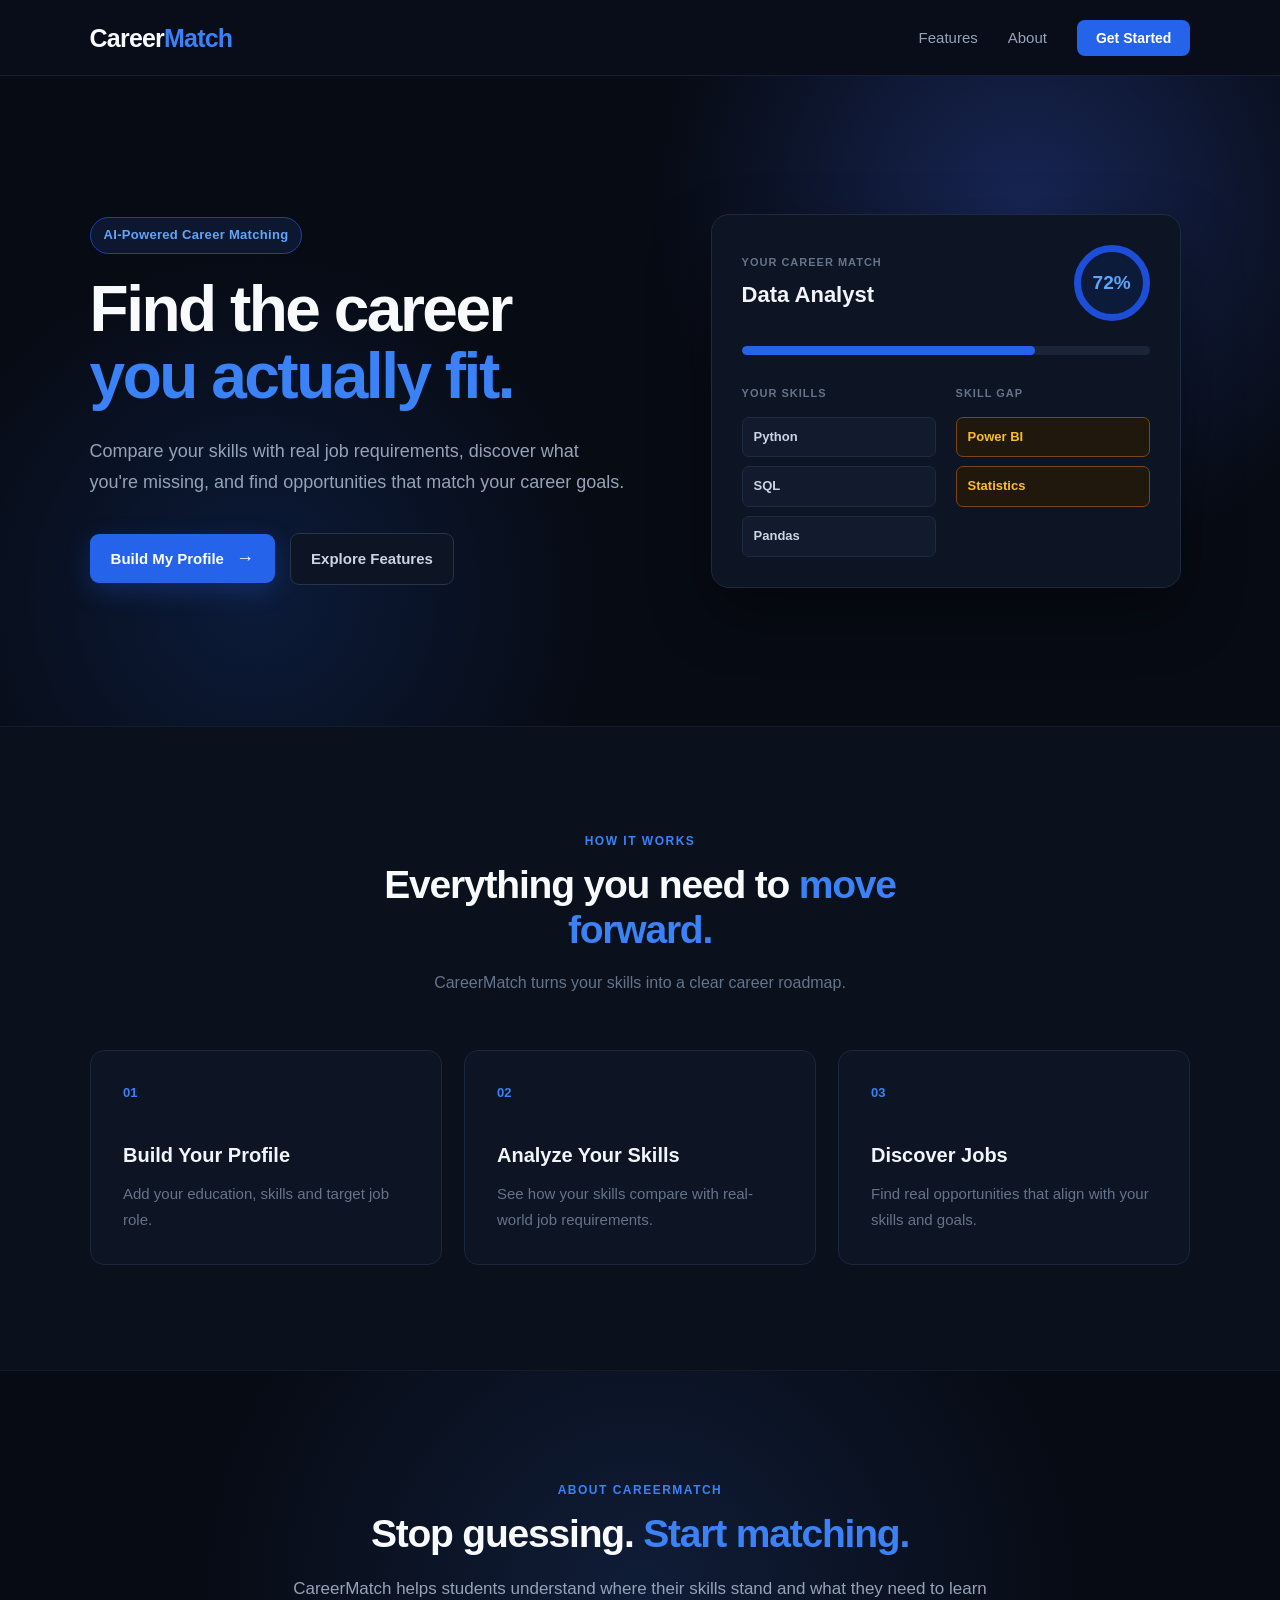
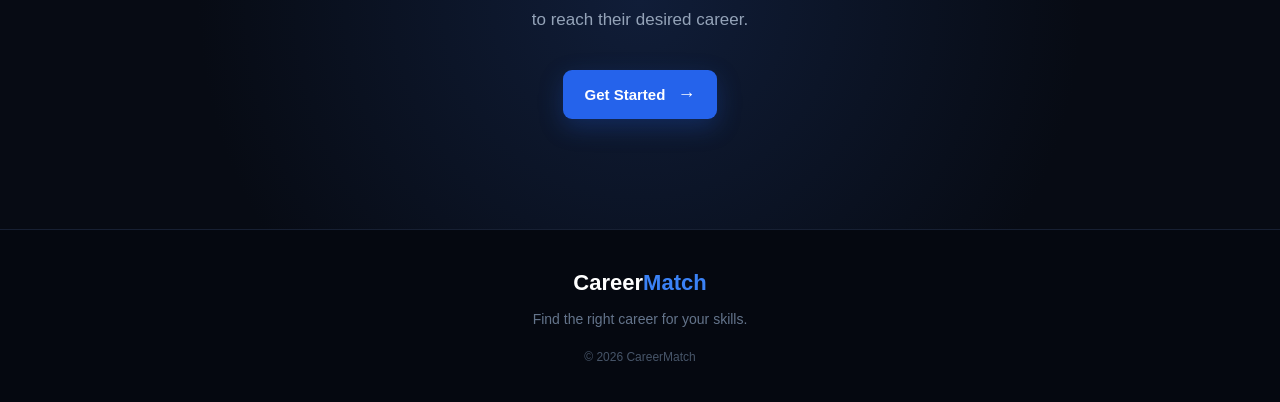
<file: frontend/index.html>
<!DOCTYPE html>
<html lang="en">

<head>
    <meta charset="UTF-8">
    <meta name="viewport" content="width=device-width, initial-scale=1.0">

    <title>CareerMatch</title>

    <link rel="stylesheet" href="style.css">
</head>

<body>

    <header class="navbar">

        <a href="index.html" class="logo">
            Career<span>Match</span>
        </a>

        <nav>
            <a href="#features">Features</a>
            <a href="#about">About</a>

            <button
                class="nav-button"
                onclick="startProfile()"
            >
                Get Started
            </button>
        </nav>

    </header>

    <main>

        <!-- HERO -->

        <section class="hero">

            <div class="hero-content">

                <div class="hero-badge">
                    AI-Powered Career Matching
                </div>

                <h1>
                    Find the career
                    <span>you actually fit.</span>
                </h1>

                <p>
                    Compare your skills with real job requirements,
                    discover what you're missing, and find opportunities
                    that match your career goals.
                </p>

                <div class="hero-buttons">

                    <button
                        class="primary-button"
                        onclick="startProfile()"
                    >
                        Build My Profile
                        <span>→</span>
                    </button>

                    <a
                        href="#features"
                        class="secondary-button"
                    >
                        Explore Features
                    </a>

                </div>

            </div>


            <div class="hero-visual">

                <div class="dashboard-card">

                    <div class="dashboard-header">

                        <div>
                            <p class="small-label">
                                YOUR CAREER MATCH
                            </p>

                            <h3>
                                Data Analyst
                            </h3>
                        </div>

                        <div class="match-circle">
                            72%
                        </div>

                    </div>


                    <div class="progress-bar">

                        <div class="progress-fill"></div>

                    </div>


                    <div class="dashboard-skills">

                        <div class="skill-column">

                            <p class="small-label">
                                YOUR SKILLS
                            </p>

                            <span>Python</span>
                            <span>SQL</span>
                            <span>Pandas</span>

                        </div>


                        <div class="skill-column">

                            <p class="small-label">
                                SKILL GAP
                            </p>

                            <span class="gap-skill">
                                Power BI
                            </span>

                            <span class="gap-skill">
                                Statistics
                            </span>

                        </div>

                    </div>

                </div>

            </div>

        </section>


        <!-- FEATURES -->

        <section
            class="features"
            id="features"
        >

            <div class="section-heading">

                <p class="section-label">
                    HOW IT WORKS
                </p>

                <h2>
                    Everything you need to
                    <span>move forward.</span>
                </h2>

                <p>
                    CareerMatch turns your skills into a clear
                    career roadmap.
                </p>

            </div>


            <div class="feature-container">

                <div class="feature-card">

                    <div class="feature-number">
                        01
                    </div>

                    <h3>
                        Build Your Profile
                    </h3>

                    <p>
                        Add your education, skills and
                        target job role.
                    </p>

                </div>


                <div class="feature-card">

                    <div class="feature-number">
                        02
                    </div>

                    <h3>
                        Analyze Your Skills
                    </h3>

                    <p>
                        See how your skills compare with
                        real-world job requirements.
                    </p>

                </div>


                <div class="feature-card">

                    <div class="feature-number">
                        03
                    </div>

                    <h3>
                        Discover Jobs
                    </h3>

                    <p>
                        Find real opportunities that align
                        with your skills and goals.
                    </p>

                </div>

            </div>

        </section>


        <!-- ABOUT -->

        <section
            class="about"
            id="about"
        >

            <div class="about-content">

                <p class="section-label">
                    ABOUT CAREERMATCH
                </p>

                <h2>
                    Stop guessing.
                    <span>Start matching.</span>
                </h2>

                <p>
                    CareerMatch helps students understand where
                    their skills stand and what they need to learn
                    to reach their desired career.
                </p>

                <button
                    class="primary-button"
                    onclick="startProfile()"
                >
                    Get Started
                    <span>→</span>
                </button>

            </div>

        </section>

    </main>


    <footer>

        <div class="footer-logo">
            Career<span>Match</span>
        </div>

        <p>
            Find the right career for your skills.
        </p>

        <p class="copyright">
            © 2026 CareerMatch
        </p>

    </footer>


    <script src="script.js"></script>

</body>

</html>
</file>
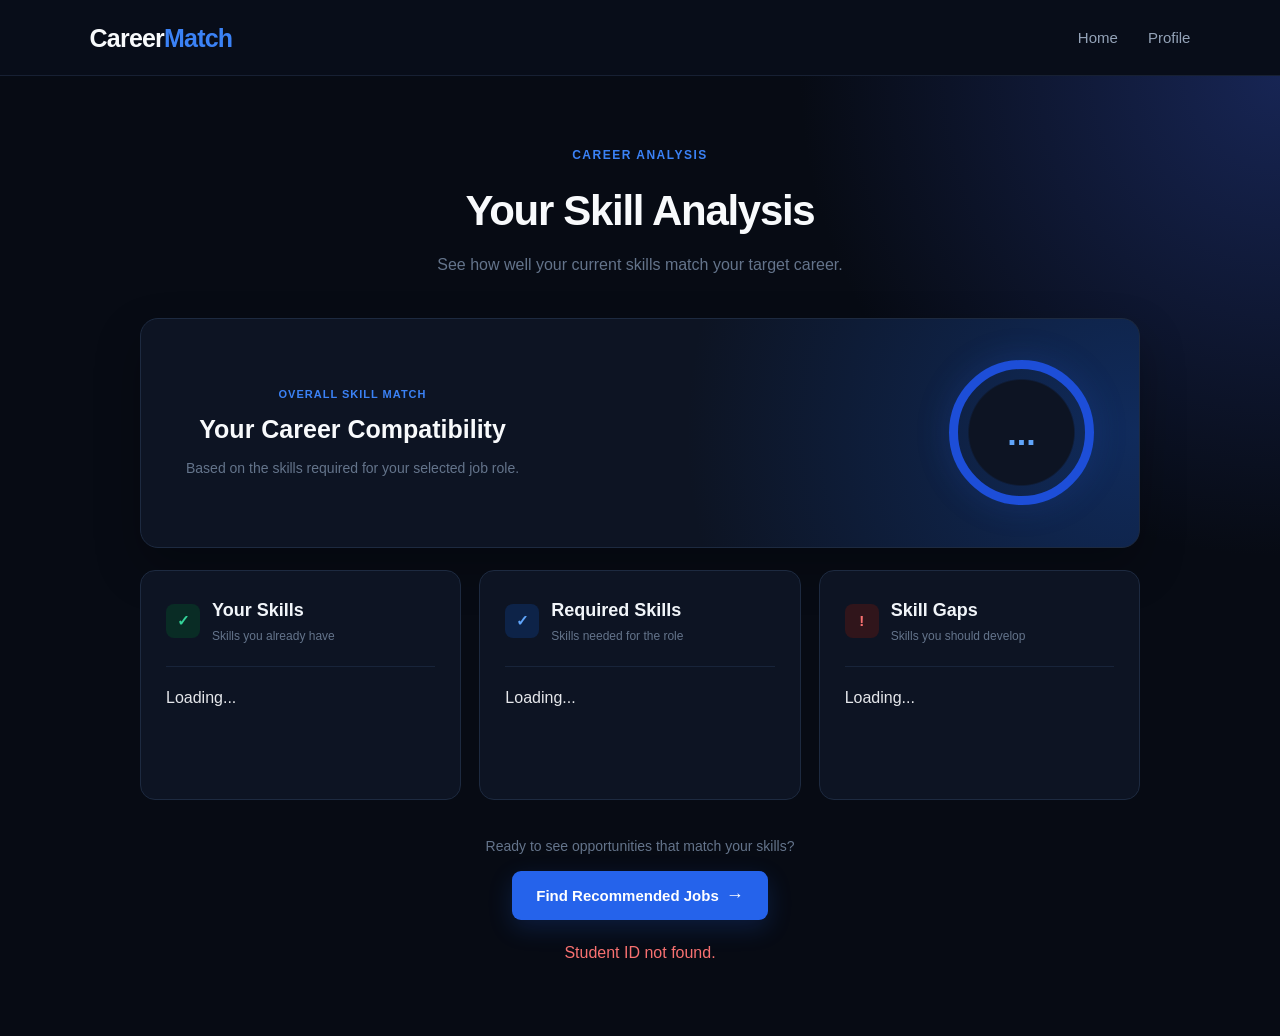
<file: frontend/analysis.html>
<!DOCTYPE html>
<html lang="en">

<head>

    <meta charset="UTF-8">
    <meta name="viewport" content="width=device-width, initial-scale=1.0">

    <title>Skill Analysis - CareerMatch</title>

    <link rel="stylesheet" href="style.css">

</head>


<body>


    <!-- NAVBAR -->

    <header class="navbar">

        <a href="index.html" class="logo">
            Career<span>Match</span>
        </a>

        <nav>

            <a href="index.html">
                Home
            </a>

            <a href="profile.html">
                Profile
            </a>

        </nav>

    </header>



    <!-- ANALYSIS -->

    <main>

        <section class="analysis-section">

            <div class="analysis-container">


                <div class="analysis-heading">

                    <p class="section-label">
                        CAREER ANALYSIS
                    </p>

                    <h1>
                        Your Skill Analysis
                    </h1>

                    <p class="analysis-subtitle">
                        See how well your current skills match
                        your target career.
                    </p>

                </div>



                <!-- MATCH SCORE -->

                <div class="match-card">

                    <div class="match-info">

                        <p class="small-label">
                            OVERALL SKILL MATCH
                        </p>

                        <h2>
                            Your Career Compatibility
                        </h2>

                        <p>
                            Based on the skills required for your
                            selected job role.
                        </p>

                    </div>


                    <div class="match-score">

                        <div class="score-circle">

                            <span id="matchPercentage">
                                ...
                            </span>

                        </div>

                    </div>

                </div>



                <!-- SKILLS -->

                <div class="skills-section">


                    <!-- CURRENT -->

                    <div class="skill-card">

                        <div class="skill-card-header">

                            <div class="skill-icon current-icon">
                                ✓
                            </div>

                            <div>

                                <h2>
                                    Your Skills
                                </h2>

                                <p>
                                    Skills you already have
                                </p>

                            </div>

                        </div>


                        <div id="currentSkills">
                            Loading...
                        </div>

                    </div>



                    <!-- REQUIRED -->

                    <div class="skill-card">

                        <div class="skill-card-header">

                            <div class="skill-icon required-icon">
                                ✓
                            </div>

                            <div>

                                <h2>
                                    Required Skills
                                </h2>

                                <p>
                                    Skills needed for the role
                                </p>

                            </div>

                        </div>


                        <div id="requiredSkills">
                            Loading...
                        </div>

                    </div>



                    <!-- MISSING -->

                    <div class="skill-card missing-card">

                        <div class="skill-card-header">

                            <div class="skill-icon missing-icon">
                                !
                            </div>

                            <div>

                                <h2>
                                    Skill Gaps
                                </h2>

                                <p>
                                    Skills you should develop
                                </p>

                            </div>

                        </div>


                        <div id="missingSkills">
                            Loading...
                        </div>

                    </div>


                </div>



                <!-- JOB BUTTON -->

                <div class="jobs-button-container">

                    <p>
                        Ready to see opportunities that match your skills?
                    </p>

                    <button
                        class="jobs-button"
                        onclick="goToJobs()"
                    >
                        Find Recommended Jobs
                        <span>→</span>
                    </button>

                </div>


                <div id="analysisMessage"></div>


            </div>

        </section>

    </main>



    <script src="script.js"></script>

</body>

</html>
</file>
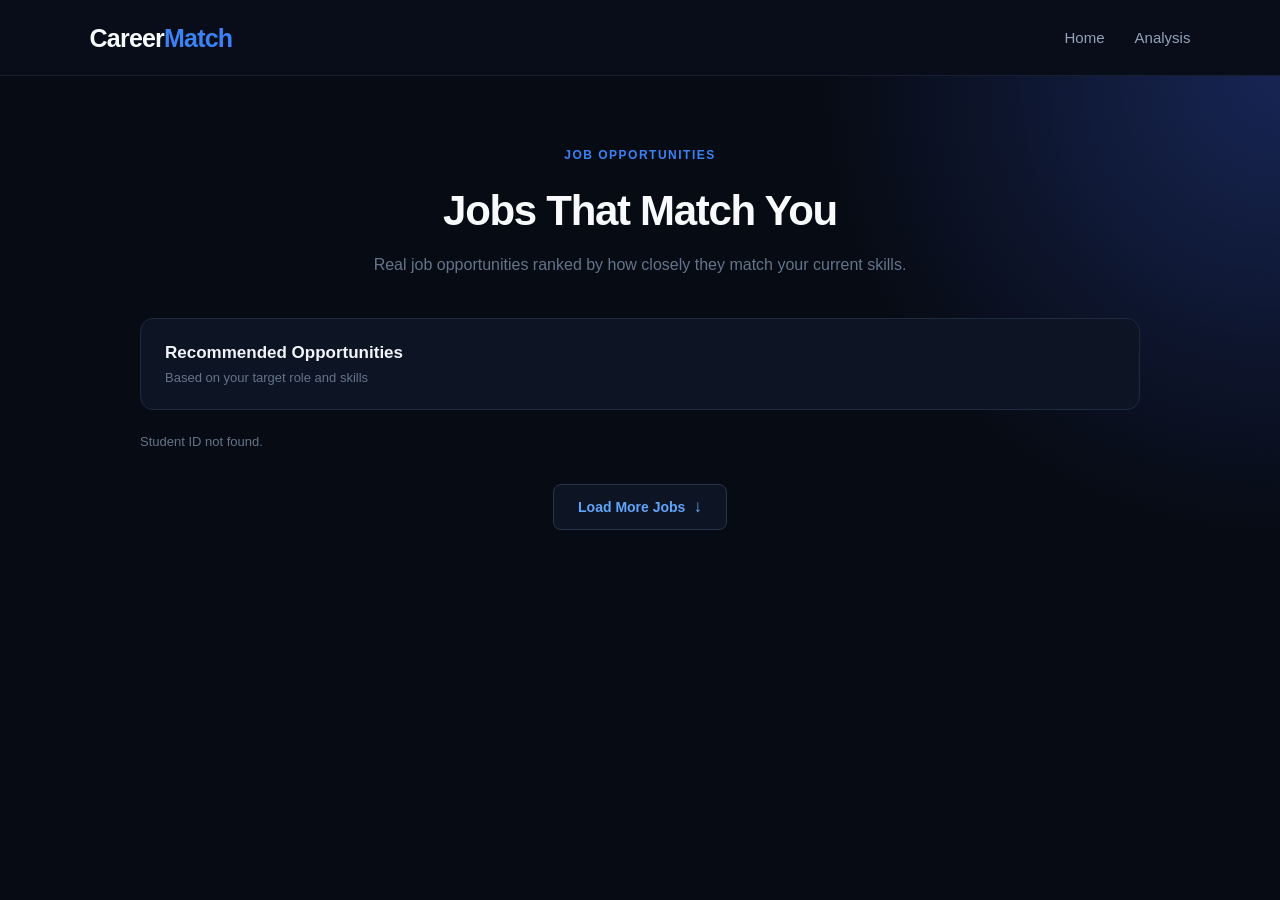
<file: frontend/jobs.html>
<!DOCTYPE html>
<html lang="en">

<head>

    <meta charset="UTF-8">
    <meta name="viewport" content="width=device-width, initial-scale=1.0">

    <title>Recommended Jobs - CareerMatch</title>

    <link rel="stylesheet" href="style.css">

</head>


<body>


    <!-- NAVBAR -->

    <header class="navbar">

        <a href="index.html" class="logo">
            Career<span>Match</span>
        </a>

        <nav>

            <a href="index.html">
                Home
            </a>

            <a href="#" id="analysisLink">
                Analysis
            </a>

        </nav>

    </header>



    <!-- JOBS -->

    <main>

        <section class="jobs-section">

            <div class="jobs-container">


                <div class="jobs-heading">

                    <p class="section-label">
                        JOB OPPORTUNITIES
                    </p>

                    <h1>
                        Jobs That Match You
                    </h1>

                    <p class="jobs-subtitle">
                        Real job opportunities ranked by how closely
                        they match your current skills.
                    </p>

                </div>



                <!-- JOB STATUS -->

                <div class="jobs-topbar">

                    <div>

                        <h2>
                            Recommended Opportunities
                        </h2>

                        <p>
                            Based on your target role and skills
                        </p>

                    </div>

                </div>



                <div id="jobsMessage">
                    Loading jobs...
                </div>



                <!-- JOBS -->

                <div id="jobsContainer"></div>



                <!-- REFRESH -->

                <div class="refresh-container">

                    <button
                        id="refreshButton"
                        class="refresh-button"
                        onclick="refreshJobs()"
                    >
                        Load More Jobs
                        <span>↓</span>
                    </button>

                </div>


            </div>

        </section>

    </main>



    <script src="script.js"></script>

</body>

</html>
</file>
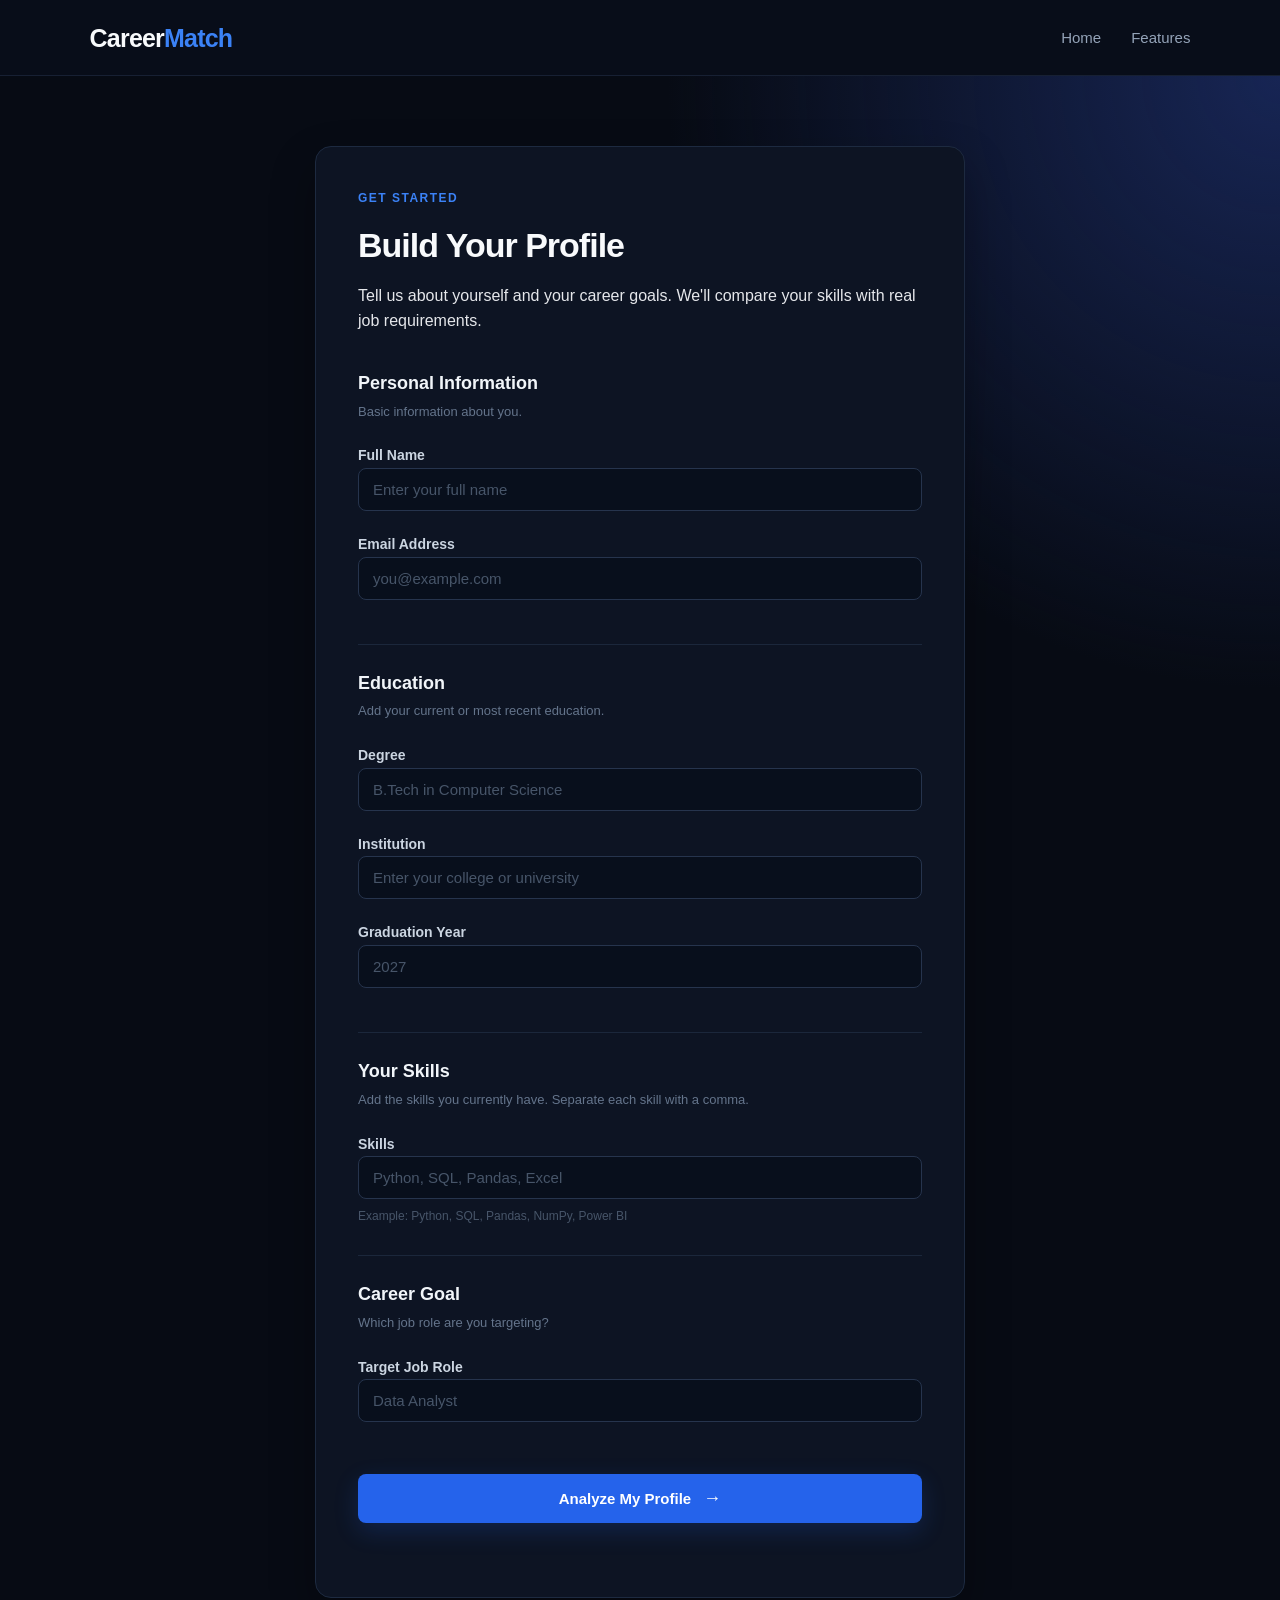
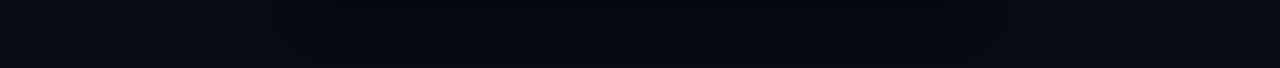
<file: frontend/profile.html>
<!DOCTYPE html>
<html lang="en">

<head>

    <meta charset="UTF-8">
    <meta name="viewport" content="width=device-width, initial-scale=1.0">

    <title>Create Profile - CareerMatch</title>

    <link rel="stylesheet" href="style.css">

</head>


<body>


    <!-- NAVBAR -->

    <header class="navbar">

        <a href="index.html" class="logo">
            Career<span>Match</span>
        </a>

        <nav>

            <a href="index.html">
                Home
            </a>

            <a href="index.html#features">
                Features
            </a>

        </nav>

    </header>



    <!-- PROFILE -->

    <main>

        <section class="profile-section">


            <div class="profile-container">


                <div class="profile-heading">

                    <p class="section-label">
                        GET STARTED
                    </p>

                    <h1>
                        Build Your Profile
                    </h1>

                    <p>
                        Tell us about yourself and your career goals.
                        We'll compare your skills with real job requirements.
                    </p>

                </div>



                <form id="profileForm">


                    <!-- PERSONAL INFORMATION -->

                    <div class="form-section">

                        <h2>
                            Personal Information
                        </h2>

                        <p>
                            Basic information about you.
                        </p>


                        <label for="name">
                            Full Name
                        </label>

                        <input
                            type="text"
                            id="name"
                            placeholder="Enter your full name"
                            required
                        >


                        <label for="email">
                            Email Address
                        </label>

                        <input
                            type="email"
                            id="email"
                            placeholder="you@example.com"
                            required
                        >

                    </div>



                    <!-- EDUCATION -->

                    <div class="form-section">

                        <h2>
                            Education
                        </h2>

                        <p>
                            Add your current or most recent education.
                        </p>


                        <label for="degree">
                            Degree
                        </label>

                        <input
                            type="text"
                            id="degree"
                            placeholder="B.Tech in Computer Science"
                            required
                        >


                        <label for="institution">
                            Institution
                        </label>

                        <input
                            type="text"
                            id="institution"
                            placeholder="Enter your college or university"
                            required
                        >


                        <label for="graduation_year">
                            Graduation Year
                        </label>

                        <input
                            type="number"
                            id="graduation_year"
                            placeholder="2027"
                            min="1900"
                            max="2100"
                            required
                        >

                    </div>



                    <!-- SKILLS -->

                    <div class="form-section">

                        <h2>
                            Your Skills
                        </h2>

                        <p>
                            Add the skills you currently have.
                            Separate each skill with a comma.
                        </p>


                        <label for="skills">
                            Skills
                        </label>

                        <input
                            type="text"
                            id="skills"
                            placeholder="Python, SQL, Pandas, Excel"
                        >


                        <div class="input-hint">
                            Example: Python, SQL, Pandas, NumPy, Power BI
                        </div>

                    </div>



                    <!-- CAREER GOAL -->

                    <div class="form-section">

                        <h2>
                            Career Goal
                        </h2>

                        <p>
                            Which job role are you targeting?
                        </p>


                        <label for="target_job_role">
                            Target Job Role
                        </label>

                        <input
                            type="text"
                            id="target_job_role"
                            placeholder="Data Analyst"
                            required
                        >

                    </div>



                    <!-- SUBMIT -->

<button
    type="submit"
    class="profile-submit"
    onclick="submitProfile(event)"
>
    Analyze My Profile
    <span>→</span>
</button>
                </form>


                <p id="message"></p>


            </div>

        </section>

    </main>


    <script src="script.js"></script>

</body>

</html>
</file>
<file: frontend/style.css>
/* =========================
   RESET
   ========================= */

* {
    margin: 0;
    padding: 0;
    box-sizing: border-box;
}

html {
    scroll-behavior: smooth;
}

body {
    font-family: Inter, Arial, sans-serif;
    color: #e5e7eb;
    background: #070b14;
    line-height: 1.6;
}

button,
input {
    font-family: inherit;
}

button {
    cursor: pointer;
}

a {
    text-decoration: none;
}


/* =========================
   NAVBAR
   ========================= */

.navbar {
    height: 76px;
    padding: 0 7%;

    display: flex;
    align-items: center;
    justify-content: space-between;

    background: #080d19;
    border-bottom: 1px solid #172033;

    position: sticky;
    top: 0;
    z-index: 100;
}

.logo {
    color: #f8fafc;
    font-size: 25px;
    font-weight: 800;
    letter-spacing: -0.8px;
}

.logo span {
    color: #3b82f6;
}

.navbar nav {
    display: flex;
    align-items: center;
    gap: 30px;
}

.navbar nav a {
    color: #94a3b8;
    font-size: 15px;
    font-weight: 500;
    transition: 0.2s;
}

.navbar nav a:hover {
    color: #60a5fa;
}

.nav-button {
    border: none;
    padding: 10px 19px;

    border-radius: 8px;

    background: #2563eb;
    color: white;

    font-size: 14px;
    font-weight: 600;

    transition: 0.2s;
}

.nav-button:hover {
    background: #3b82f6;
    transform: translateY(-1px);
}


/* =========================
   HERO
   ========================= */

.hero {
    min-height: 650px;
    padding: 90px 7%;

    display: grid;
    grid-template-columns: 1.05fr 0.95fr;
    align-items: center;
    gap: 70px;

    background:
        radial-gradient(
            circle at 80% 20%,
            #172554 0,
            transparent 32%
        ),
        radial-gradient(
            circle at 20% 80%,
            #0c1b3a 0,
            transparent 30%
        ),
        #070b14;
}

.hero-content {
    max-width: 650px;
}

.hero-badge {
    display: inline-block;

    padding: 7px 13px;
    margin-bottom: 22px;

    border: 1px solid #1e40af;
    border-radius: 30px;

    background: #0d1730;
    color: #60a5fa;

    font-size: 13px;
    font-weight: 700;
    letter-spacing: 0.3px;
}

.hero h1 {
    font-size: clamp(45px, 5vw, 68px);
    line-height: 1.05;

    letter-spacing: -2.5px;

    color: #f8fafc;

    margin-bottom: 25px;
}

.hero h1 span {
    color: #3b82f6;
}

.hero-content > p {
    max-width: 590px;

    color: #94a3b8;

    font-size: 18px;
    line-height: 1.75;

    margin-bottom: 34px;
}

.hero-buttons {
    display: flex;
    align-items: center;
    gap: 15px;
}

.primary-button {
    border: none;

    padding: 14px 21px;

    border-radius: 9px;

    background: #2563eb;
    color: white;

    font-size: 15px;
    font-weight: 700;

    box-shadow: 0 8px 25px rgba(37, 99, 235, 0.25);

    transition: 0.2s;
}

.primary-button span {
    margin-left: 8px;
    font-size: 18px;
}

.primary-button:hover {
    background: #3b82f6;
    transform: translateY(-2px);
}

.secondary-button {
    padding: 13px 20px;

    border: 1px solid #26344d;
    border-radius: 9px;

    background: #0d1423;
    color: #cbd5e1;

    font-size: 15px;
    font-weight: 600;

    transition: 0.2s;
}

.secondary-button:hover {
    border-color: #2563eb;
    color: #60a5fa;
}


/* =========================
   HERO DASHBOARD
   ========================= */

.hero-visual {
    display: flex;
    justify-content: center;
}

.dashboard-card {
    width: 100%;
    max-width: 470px;

    padding: 30px;

    background: #0d1423;

    border: 1px solid #1d2a40;
    border-radius: 18px;

    box-shadow:
        0 25px 60px rgba(0, 0, 0, 0.4);
}

.dashboard-header {
    display: flex;
    align-items: center;
    justify-content: space-between;
}

.small-label {
    color: #64748b;

    font-size: 11px;
    font-weight: 800;

    letter-spacing: 1px;

    margin-bottom: 5px;
}

.dashboard-header h3 {
    font-size: 22px;
    color: #f1f5f9;
}

.match-circle {
    width: 76px;
    height: 76px;

    display: flex;
    align-items: center;
    justify-content: center;

    border-radius: 50%;

    background: #0c1b3a;
    border: 7px solid #1d4ed8;

    color: #60a5fa;

    font-size: 19px;
    font-weight: 800;
}

.progress-bar {
    width: 100%;
    height: 9px;

    margin: 25px 0;

    border-radius: 20px;

    background: #1a2538;

    overflow: hidden;
}

.progress-fill {
    width: 72%;
    height: 100%;

    border-radius: 20px;

    background: #2563eb;
}

.dashboard-skills {
    display: grid;
    grid-template-columns: 1fr 1fr;
    gap: 20px;

    padding-top: 5px;
}

.skill-column {
    display: flex;
    flex-direction: column;
    gap: 9px;
}

.skill-column > span {
    padding: 9px 11px;

    border-radius: 7px;

    background: #111b2d;
    border: 1px solid #1d2a40;

    color: #cbd5e1;

    font-size: 13px;
    font-weight: 600;
}

.skill-column .gap-skill {
    background: #21180d;
    border-color: #7c4614;
    color: #fbbf24;
}


/* =========================
   FEATURES
   ========================= */

.features {
    padding: 105px 7%;

    background: #0a101c;

    border-top: 1px solid #111c2e;
    border-bottom: 1px solid #111c2e;
}

.section-heading {
    max-width: 650px;

    margin: 0 auto 55px;

    text-align: center;
}

.section-label {
    color: #3b82f6;

    font-size: 12px;
    font-weight: 800;

    letter-spacing: 1.5px;

    margin-bottom: 12px;
}

.section-heading h2,
.about-content h2 {
    color: #f8fafc;

    font-size: 39px;
    line-height: 1.15;

    letter-spacing: -1.2px;

    margin-bottom: 17px;
}

.section-heading h2 span,
.about-content h2 span {
    color: #3b82f6;
}

.section-heading > p:last-child {
    color: #64748b;
    font-size: 16px;
}

.feature-container {
    max-width: 1100px;

    margin: auto;

    display: grid;
    grid-template-columns: repeat(3, 1fr);

    gap: 22px;
}

.feature-card {
    padding: 32px;

    border: 1px solid #1b273b;
    border-radius: 14px;

    background: #0d1423;

    transition: 0.25s;
}

.feature-card:hover {
    transform: translateY(-5px);

    border-color: #2563eb;

    box-shadow:
        0 18px 35px rgba(0, 0, 0, 0.25);
}

.feature-number {
    margin-bottom: 35px;

    color: #3b82f6;

    font-size: 13px;
    font-weight: 800;
}

.feature-card h3 {
    color: #f1f5f9;

    font-size: 20px;

    margin-bottom: 10px;
}

.feature-card p {
    color: #64748b;

    font-size: 15px;
    line-height: 1.7;
}


/* =========================
   ABOUT
   ========================= */

.about {
    padding: 110px 20px;

    background:
        radial-gradient(
            circle at center,
            #101d38,
            #070b14 65%
        );

    text-align: center;
}

.about-content {
    max-width: 700px;
    margin: auto;
}

.about-content > p:not(.section-label) {
    color: #94a3b8;

    font-size: 17px;
    line-height: 1.8;

    margin-bottom: 30px;
}

.about .primary-button {
    margin-top: 5px;
}


/* =========================
   FOOTER
   ========================= */

footer {
    padding: 35px 7%;

    background: #050810;

    color: white;

    text-align: center;

    border-top: 1px solid #172033;
}

.footer-logo {
    font-size: 22px;
    font-weight: 800;

    margin-bottom: 7px;
}

.footer-logo span {
    color: #3b82f6;
}

footer > p {
    color: #64748b;
    font-size: 14px;
}

footer .copyright {
    margin-top: 18px;

    font-size: 12px;

    color: #475569;
}


/* =========================
   PROFILE PAGE
   ========================= */

.profile-section {
    min-height: calc(100vh - 76px);

    padding: 70px 20px;

    display: flex;
    justify-content: center;

    background:
        radial-gradient(
            circle at top right,
            #172554,
            transparent 30%
        ),
        #070b14;
}

.profile-container {
    width: 100%;
    max-width: 650px;

    padding: 42px;

    background: #0d1423;

    border: 1px solid #1d2a40;
    border-radius: 16px;

    box-shadow:
        0 20px 45px rgba(0, 0, 0, 0.3);
}

.profile-container h1 {
    color: #f8fafc;

    font-size: 34px;

    letter-spacing: -1px;

    margin-bottom: 8px;
}

.profile-container > p {
    color: #64748b;

    margin-bottom: 32px;
}

#profileForm {
    display: flex;
    flex-direction: column;
}

#profileForm label {
    color: #cbd5e1;

    font-size: 14px;
    font-weight: 700;

    margin-bottom: 7px;
}

#profileForm input {
    width: 100%;

    padding: 12px 14px;

    margin-bottom: 20px;

    border: 1px solid #26344d;
    border-radius: 8px;

    background: #080f1c;

    color: #f1f5f9;

    font-size: 15px;

    transition: 0.2s;
}

#profileForm input::placeholder {
    color: #475569;
}

#profileForm input:focus {
    outline: none;

    border-color: #2563eb;

    box-shadow:
        0 0 0 3px rgba(37, 99, 235, 0.15);
}

#profileForm button {
    margin-top: 8px;

    padding: 14px;

    border: none;
    border-radius: 8px;

    background: #2563eb;
    color: white;

    font-size: 15px;
    font-weight: 700;

    transition: 0.2s;
}

#profileForm button:hover {
    background: #3b82f6;
}

#message {
    margin-top: 18px;

    font-size: 14px;
}


/* =========================
   ANALYSIS PAGE
   ========================= */

.analysis-section {
    min-height: calc(100vh - 76px);

    padding: 70px 20px;

    background:
        radial-gradient(
            circle at top right,
            #172554,
            transparent 30%
        ),
        #070b14;
}

.analysis-container {
    max-width: 1000px;
    margin: auto;
}

.analysis-container h1 {
    text-align: center;

    color: #f8fafc;

    font-size: 40px;

    letter-spacing: -1.2px;

    margin-bottom: 8px;
}

.analysis-subtitle {
    text-align: center;

    color: #64748b;

    margin-bottom: 40px;
}

.match-card {
    padding: 35px;

    margin-bottom: 22px;

    background: #0d1423;

    border: 1px solid #1d2a40;
    border-radius: 16px;

    text-align: center;

    box-shadow:
        0 15px 35px rgba(0, 0, 0, 0.25);
}

.match-card h2 {
    color: #cbd5e1;

    font-size: 18px;

    margin-bottom: 15px;
}

#matchPercentage {
    color: #3b82f6;

    font-size: 52px;

    font-weight: 800;
}

.skills-section {
    display: grid;

    grid-template-columns: repeat(3, 1fr);

    gap: 18px;
}

.skill-card {
    padding: 25px;

    background: #0d1423;

    border: 1px solid #1d2a40;
    border-radius: 14px;

    min-height: 180px;
}

.skill-card h2 {
    color: #cbd5e1;

    font-size: 18px;

    margin-bottom: 17px;
}

.skill-item {
    display: inline-block;

    padding: 7px 11px;

    margin: 3px;

    border-radius: 20px;

    background: #0d2348;

    color: #60a5fa;

    font-size: 13px;

    font-weight: 600;
}

.missing-skill {
    background: #30151b;
    color: #f87171;
}

.jobs-button-container {
    text-align: center;

    margin-top: 35px;
}

.jobs-button {
    padding: 14px 25px;

    border: none;
    border-radius: 8px;

    background: #2563eb;

    color: white;

    font-size: 15px;
    font-weight: 700;

    transition: 0.2s;
}

.jobs-button:hover {
    background: #3b82f6;

    transform: translateY(-1px);
}

#analysisMessage {
    text-align: center;

    margin-top: 20px;

    color: #f87171;
}


/* =========================
   JOBS PAGE
   ========================= */

.jobs-section {
    min-height: calc(100vh - 76px);

    padding: 70px 20px;

    background:
        radial-gradient(
            circle at top right,
            #172554,
            transparent 30%
        ),
        #070b14;
}

.jobs-container {
    max-width: 1000px;
    margin: auto;
}

.jobs-container h1 {
    text-align: center;

    color: #f8fafc;

    font-size: 40px;

    letter-spacing: -1.2px;

    margin-bottom: 8px;
}

.jobs-subtitle {
    text-align: center;

    color: #64748b;

    margin-bottom: 40px;
}

#jobsMessage {
    text-align: center;

    color: #64748b;

    margin-bottom: 25px;
}


/* JOB CARD */

.job-card {
    padding: 28px;

    margin-bottom: 18px;

    background: #0d1423;

    border: 1px solid #1d2a40;
    border-radius: 14px;

    box-shadow:
        0 12px 30px rgba(0, 0, 0, 0.2);

    transition: 0.2s;
}

.job-card:hover {
    border-color: #2563eb;

    transform: translateY(-2px);

    box-shadow:
        0 18px 35px rgba(0, 0, 0, 0.3);
}

.job-card h2 {
    color: #f1f5f9;

    font-size: 22px;

    margin-bottom: 7px;
}

.job-company {
    color: #cbd5e1;

    font-weight: 600;

    margin-bottom: 3px;
}

.job-location {
    color: #64748b;

    font-size: 14px;

    margin-bottom: 20px;
}

.job-match {
    display: inline-block;

    padding: 6px 10px;

    margin-bottom: 20px;

    border-radius: 6px;

    background: #0d2348;

    color: #60a5fa;

    font-size: 14px;

    font-weight: 700;
}

.job-card h3 {
    color: #94a3b8;

    font-size: 14px;

    margin-bottom: 7px;
}

.job-skills {
    margin-bottom: 17px;
}

.job-skill {
    display: inline-block;

    padding: 6px 10px;

    margin: 3px;

    border-radius: 18px;

    background: #151f31;

    color: #94a3b8;

    font-size: 12px;

    font-weight: 600;
}

.job-missing-skill {
    background: #30151b;

    color: #f87171;
}

.apply-button {
    display: inline-block;

    margin-top: 5px;

    padding: 10px 18px;

    border-radius: 7px;

    background: #2563eb;

    color: white;

    font-size: 14px;

    font-weight: 700;

    transition: 0.2s;
}

.apply-button:hover {
    background: #3b82f6;
}


/* REFRESH */

.refresh-container {
    text-align: center;

    margin-top: 30px;

    padding-bottom: 25px;
}

.refresh-button {
    padding: 12px 25px;

    border: 1px solid #26344d;

    border-radius: 8px;

    background: #0d1423;

    color: #60a5fa;

    font-size: 14px;

    font-weight: 700;

    transition: 0.2s;
}

.refresh-button:hover {
    background: #111d32;

    border-color: #2563eb;
}

.refresh-button:disabled {
    opacity: 0.6;

    cursor: not-allowed;
}


/* =========================
   MOBILE
   ========================= */

@media (max-width: 850px) {

    .navbar {
        padding: 0 5%;
    }

    .hero {
        grid-template-columns: 1fr;

        text-align: center;

        padding: 70px 5%;
    }

    .hero-content {
        margin: auto;
    }

    .hero-content > p {
        margin-left: auto;
        margin-right: auto;
    }

    .hero-buttons {
        justify-content: center;
    }

    .hero-visual {
        margin-top: 10px;
    }

    .feature-container {
        grid-template-columns: 1fr;

        max-width: 550px;
    }

    .skills-section {
        grid-template-columns: 1fr;
    }
}


@media (max-width: 600px) {

    .navbar {
        height: 68px;
    }

    .navbar nav {
        gap: 10px;
    }

    .navbar nav > a {
        display: none;
    }

    .nav-button {
        padding: 9px 14px;
    }

    .hero {
        min-height: auto;

        padding: 60px 20px;
    }

    .hero h1 {
        font-size: 43px;

        letter-spacing: -1.8px;
    }

    .hero-content > p {
        font-size: 16px;
    }

    .hero-buttons {
        flex-direction: column;
    }

    .primary-button,
    .secondary-button {
        width: 100%;

        max-width: 280px;

        text-align: center;
    }

    .dashboard-card {
        padding: 22px;
    }

    .section-heading h2,
    .about-content h2 {
        font-size: 31px;
    }

    .profile-container {
        padding: 28px 22px;
    }

    .analysis-container h1,
    .jobs-container h1 {
        font-size: 32px;
    }
}
/* =========================
   PROFILE FORM DESIGN
   ========================= */

.profile-heading {
    margin-bottom: 35px;
}

.profile-heading .section-label {
    margin-bottom: 10px;
}

.profile-heading h1 {
    margin-bottom: 10px;
}

.form-section {
    padding: 24px 0;

    border-top: 1px solid #1b273b;
}

.form-section:first-of-type {
    border-top: none;
    padding-top: 0;
}

.form-section h2 {
    color: #f1f5f9;
    font-size: 18px;
    margin-bottom: 4px;
}

.form-section > p {
    color: #64748b;
    font-size: 13px;
    margin-bottom: 20px;
}

.input-hint {
    margin-top: -12px;
    margin-bottom: 5px;

    color: #475569;
    font-size: 12px;
}

.profile-submit {
    width: 100%;

    margin-top: 15px;
    padding: 14px 20px;

    border: none;
    border-radius: 9px;

    background: #2563eb;
    color: white;

    font-size: 15px;
    font-weight: 700;

    box-shadow: 0 8px 25px rgba(37, 99, 235, 0.2);

    transition: 0.2s;
}

.profile-submit span {
    margin-left: 8px;
    font-size: 18px;
}

.profile-submit:hover {
    background: #3b82f6;
    transform: translateY(-2px);
}

/* =========================
   ANALYSIS DASHBOARD
   ========================= */

.analysis-heading {
    text-align: center;
    margin-bottom: 40px;
}

.analysis-heading h1 {
    color: #f8fafc;
    font-size: 42px;
    letter-spacing: -1.3px;
    margin-bottom: 8px;
}

.analysis-heading .analysis-subtitle {
    margin-bottom: 0;
}


/* =========================
   MATCH CARD
   ========================= */

.match-card {
    min-height: 230px;

    display: flex;
    align-items: center;
    justify-content: space-between;

    padding: 38px 45px;

    background:
        radial-gradient(
            circle at right,
            #102b5c,
            transparent 45%
        ),
        #0d1423;

    border: 1px solid #1d2a40;
    border-radius: 18px;

    box-shadow:
        0 20px 45px rgba(0, 0, 0, 0.25);
}

.match-info {
    max-width: 550px;
}

.match-info .small-label {
    color: #3b82f6;
}

.match-info h2 {
    color: #f8fafc;

    font-size: 25px;

    margin-bottom: 8px;
}

.match-info > p:last-child {
    color: #64748b;
    font-size: 14px;
}

.match-score {
    padding-left: 30px;
}


/* Score circle */

.score-circle {
    width: 145px;
    height: 145px;

    display: flex;
    align-items: center;
    justify-content: center;

    border-radius: 50%;

    background:
        radial-gradient(
            circle,
            #0d1423 58%,
            transparent 60%
        );

    border: 9px solid #1d4ed8;

    box-shadow:
        0 0 35px rgba(37, 99, 235, 0.18);
}

#matchPercentage {
    color: #60a5fa;

    font-size: 34px;

    font-weight: 800;
}


/* =========================
   SKILL CARDS
   ========================= */

.skills-section {
    margin-top: 22px;
}

.skill-card {
    min-height: 230px;

    padding: 25px;

    background: #0d1423;

    border: 1px solid #1d2a40;
    border-radius: 15px;

    transition: 0.2s;
}

.skill-card:hover {
    border-color: #263b60;
}

.skill-card-header {
    display: flex;
    align-items: center;

    gap: 12px;

    padding-bottom: 20px;

    margin-bottom: 18px;

    border-bottom: 1px solid #18243a;
}

.skill-card-header h2 {
    color: #f1f5f9;

    font-size: 18px;

    margin-bottom: 2px;
}

.skill-card-header p {
    color: #64748b;

    font-size: 12px;
}


/* Icons */

.skill-icon {
    width: 34px;
    height: 34px;

    display: flex;
    align-items: center;
    justify-content: center;

    border-radius: 8px;

    font-size: 15px;
    font-weight: 800;
}

.current-icon {
    background: #092c25;
    color: #34d399;
}

.required-icon {
    background: #0d2348;
    color: #60a5fa;
}

.missing-icon {
    background: #30151b;
    color: #f87171;
}


/* Skill badges */

.skill-item {
    padding: 7px 11px;

    margin: 3px;

    background: #0d2348;

    border: 1px solid #173764;

    color: #60a5fa;

    border-radius: 20px;

    font-size: 12px;

    font-weight: 600;
}

.missing-skill {
    background: #30151b;

    border-color: #54202a;

    color: #f87171;
}


/* =========================
   JOB BUTTON
   ========================= */

.jobs-button-container {
    margin-top: 35px;

    text-align: center;
}

.jobs-button-container > p {
    color: #64748b;

    font-size: 14px;

    margin-bottom: 14px;
}

.jobs-button {
    display: inline-flex;

    align-items: center;
    justify-content: center;

    gap: 7px;

    padding: 14px 24px;

    border: none;
    border-radius: 9px;

    background: #2563eb;

    color: white;

    font-size: 15px;

    font-weight: 700;

    box-shadow:
        0 8px 25px rgba(37, 99, 235, 0.2);

    transition: 0.2s;
}

.jobs-button span {
    font-size: 18px;
}

.jobs-button:hover {
    background: #3b82f6;

    transform: translateY(-2px);
}


/* =========================
   ANALYSIS RESPONSIVE
   ========================= */

@media (max-width: 700px) {

    .match-card {
        flex-direction: column;

        text-align: center;

        gap: 25px;

        padding: 30px 20px;
    }

    .match-score {
        padding-left: 0;
    }

    .analysis-heading h1 {
        font-size: 34px;
    }

}
/* =========================
   JOBS PAGE REDESIGN
   ========================= */

.jobs-heading {
    text-align: center;
    margin-bottom: 40px;
}

.jobs-heading h1 {
    color: #f8fafc;

    font-size: 42px;

    letter-spacing: -1.3px;

    margin-bottom: 8px;
}

.jobs-heading .jobs-subtitle {
    margin-bottom: 0;
}


/* =========================
   JOBS TOP BAR
   ========================= */

.jobs-topbar {
    display: flex;

    align-items: center;
    justify-content: space-between;

    padding: 20px 24px;

    margin-bottom: 22px;

    background: #0d1423;

    border: 1px solid #1d2a40;

    border-radius: 13px;
}

.jobs-topbar h2 {
    color: #f1f5f9;

    font-size: 17px;

    margin-bottom: 2px;
}

.jobs-topbar p {
    color: #64748b;

    font-size: 13px;
}


/* =========================
   JOB STATUS
   ========================= */

#jobsMessage {
    min-height: 22px;

    color: #64748b;

    font-size: 13px;

    margin-bottom: 18px;

    text-align: left;
}


/* =========================
   JOB CARDS
   ========================= */

.job-card {
    position: relative;

    padding: 28px;

    margin-bottom: 18px;

    background:
        linear-gradient(
            145deg,
            #0d1423,
            #0a111e
        );

    border: 1px solid #1d2a40;

    border-radius: 15px;

    box-shadow:
        0 12px 30px rgba(0, 0, 0, 0.22);

    transition:
        transform 0.2s,
        border-color 0.2s,
        box-shadow 0.2s;
}

.job-card:hover {
    transform: translateY(-3px);

    border-color: #2563eb;

    box-shadow:
        0 20px 40px rgba(0, 0, 0, 0.3);
}


/* Job title */

.job-card h2 {
    color: #f8fafc;

    font-size: 22px;

    line-height: 1.3;

    margin-bottom: 7px;
}


/* Company */

.job-company {
    color: #cbd5e1;

    font-size: 14px;

    font-weight: 600;

    margin-bottom: 3px;
}


/* Location */

.job-location {
    color: #64748b;

    font-size: 13px;

    margin-bottom: 18px;
}


/* Match */

.job-match {
    display: inline-flex;

    align-items: center;

    padding: 7px 11px;

    margin-bottom: 22px;

    border-radius: 7px;

    background: #0d2348;

    border: 1px solid #173764;

    color: #60a5fa;

    font-size: 13px;

    font-weight: 700;
}


/* Sections */

.job-card h3 {
    color: #94a3b8;

    font-size: 13px;

    font-weight: 700;

    margin-bottom: 7px;
}

.job-skills {
    margin-bottom: 18px;
}


/* Skill badges */

.job-skill {
    display: inline-block;

    padding: 6px 10px;

    margin: 3px;

    border-radius: 18px;

    background: #151f31;

    border: 1px solid #202e44;

    color: #a8b4c7;

    font-size: 12px;

    font-weight: 600;
}


/* Missing skills */

.job-missing-skill {
    background: #30151b;

    border-color: #54202a;

    color: #f87171;
}


/* Apply */

.apply-button {
    display: inline-flex;

    align-items: center;

    justify-content: center;

    padding: 10px 18px;

    margin-top: 3px;

    border-radius: 8px;

    background: #2563eb;

    color: white;

    font-size: 14px;

    font-weight: 700;

    transition: 0.2s;
}

.apply-button:hover {
    background: #3b82f6;

    transform: translateY(-1px);
}


/* =========================
   LOAD MORE
   ========================= */

.refresh-container {
    margin-top: 30px;

    padding-bottom: 30px;

    text-align: center;
}

.refresh-button {
    display: inline-flex;

    align-items: center;

    justify-content: center;

    gap: 8px;

    padding: 12px 24px;

    border: 1px solid #26344d;

    border-radius: 8px;

    background: #0d1423;

    color: #60a5fa;

    font-size: 14px;

    font-weight: 700;

    transition: 0.2s;
}

.refresh-button span {
    font-size: 17px;
}

.refresh-button:hover {
    background: #111d32;

    border-color: #2563eb;

    transform: translateY(-1px);
}

.refresh-button:disabled {
    opacity: 0.55;

    cursor: not-allowed;

    transform: none;
}


/* =========================
   JOB PAGE MOBILE
   ========================= */

@media (max-width: 600px) {

    .jobs-heading h1 {
        font-size: 33px;
    }

    .jobs-topbar {
        padding: 17px;
    }

    .job-card {
        padding: 22px;
    }

    .job-card h2 {
        font-size: 19px;
    }

}
</file>
